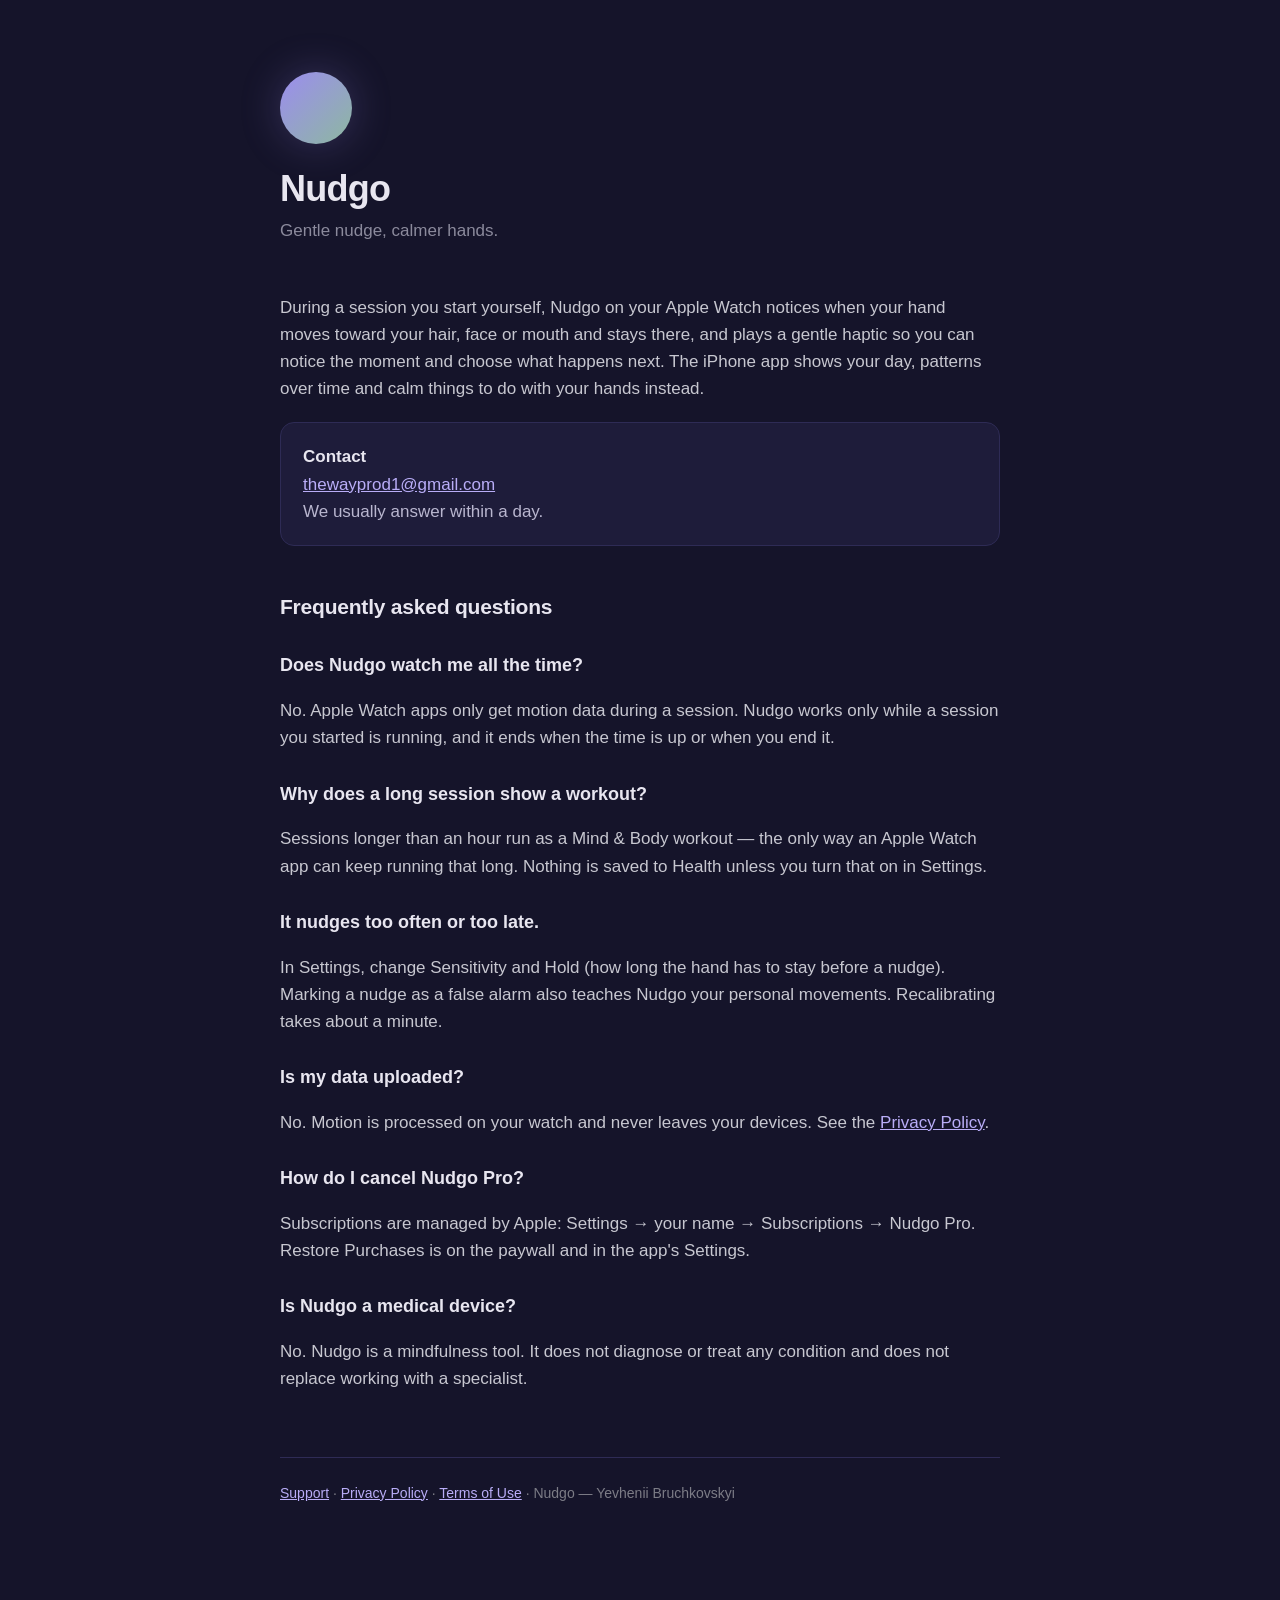
<file: index.html>
<!DOCTYPE html>
<html lang="en">
<head>
<meta charset="utf-8">
<meta name="viewport" content="width=device-width, initial-scale=1">
<title>Nudgo — Support</title>
<meta name="description" content="Support for Nudgo, a mindfulness app for Apple Watch that gives a gentle nudge when your hand drifts toward your hair, face or mouth.">
<link rel="stylesheet" href="style.css">
</head>
<body>
<div class="wrap">
  <header>
    <div class="logo"></div>
    <h1>Nudgo</h1>
    <p class="tag">Gentle nudge, calmer hands.</p>
  </header>

  <p>During a session you start yourself, Nudgo on your Apple Watch notices when your hand moves toward your hair, face or mouth and stays there, and plays a gentle haptic so you can notice the moment and choose what happens next. The iPhone app shows your day, patterns over time and calm things to do with your hands instead.</p>

  <div class="card">
    <b>Contact</b><br>
    <a href="mailto:thewayprod1@gmail.com">thewayprod1@gmail.com</a><br>
    <span style="color:#B9B6CF">We usually answer within a day.</span>
  </div>

  <h2>Frequently asked questions</h2>

  <h3>Does Nudgo watch me all the time?</h3>
  <p>No. Apple Watch apps only get motion data during a session. Nudgo works only while a session you started is running, and it ends when the time is up or when you end it.</p>

  <h3>Why does a long session show a workout?</h3>
  <p>Sessions longer than an hour run as a Mind &amp; Body workout — the only way an Apple Watch app can keep running that long. Nothing is saved to Health unless you turn that on in Settings.</p>

  <h3>It nudges too often or too late.</h3>
  <p>In Settings, change Sensitivity and Hold (how long the hand has to stay before a nudge). Marking a nudge as a false alarm also teaches Nudgo your personal movements. Recalibrating takes about a minute.</p>

  <h3>Is my data uploaded?</h3>
  <p>No. Motion is processed on your watch and never leaves your devices. See the <a href="privacy.html">Privacy Policy</a>.</p>

  <h3>How do I cancel Nudgo Pro?</h3>
  <p>Subscriptions are managed by Apple: Settings → your name → Subscriptions → Nudgo Pro. Restore Purchases is on the paywall and in the app's Settings.</p>

  <h3>Is Nudgo a medical device?</h3>
  <p>No. Nudgo is a mindfulness tool. It does not diagnose or treat any condition and does not replace working with a specialist.</p>

  <footer>
    <a href="index.html">Support</a> · <a href="privacy.html">Privacy Policy</a> · <a href="terms.html">Terms of Use</a> · Nudgo — Yevhenii Bruchkovskyi
  </footer>
</div>
</body>
</html>
</file>
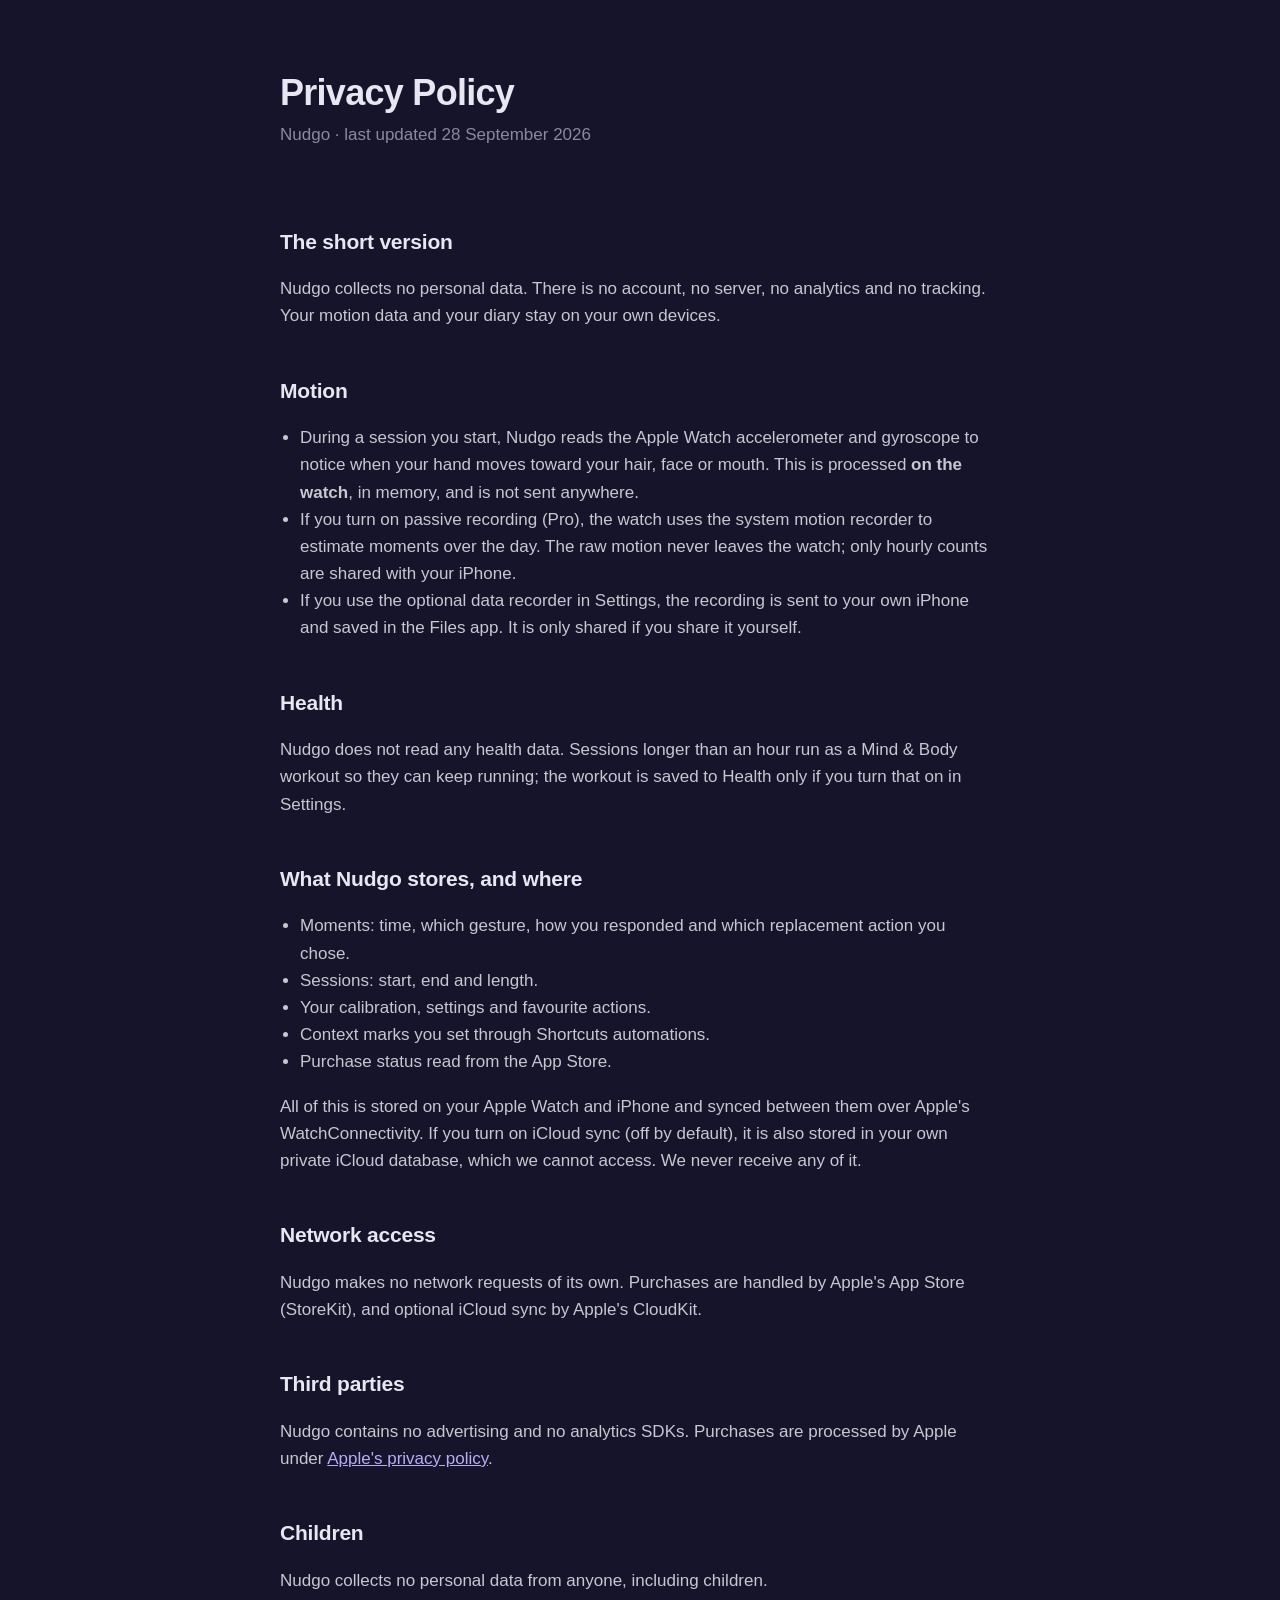
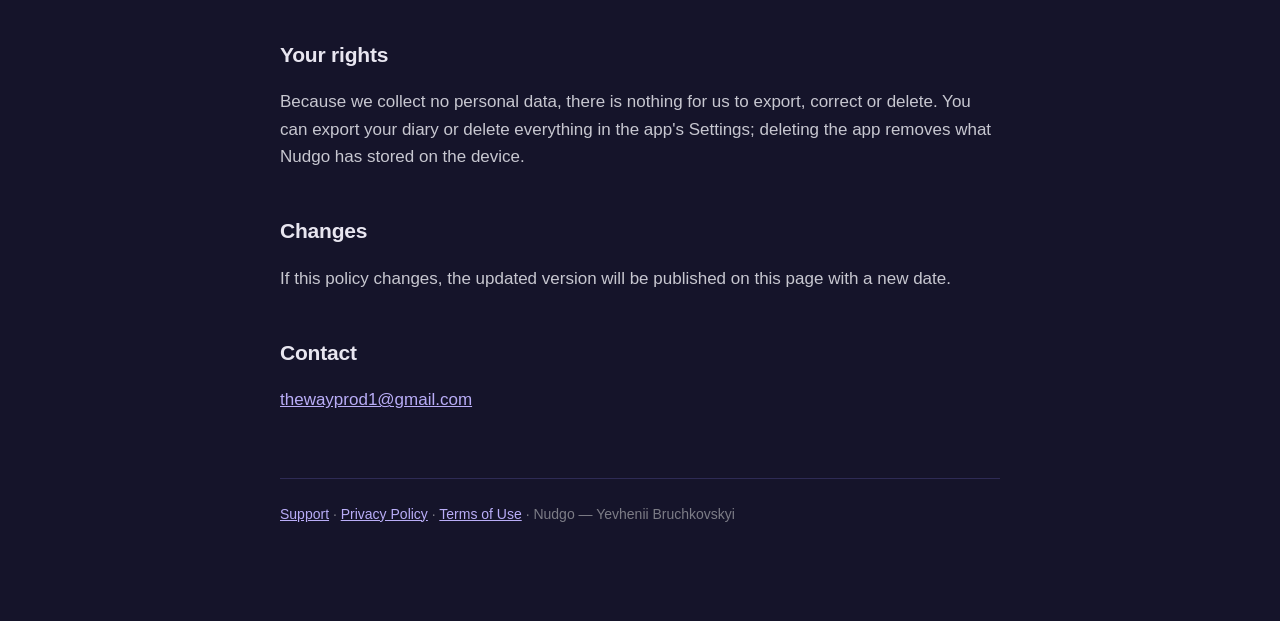
<file: privacy.html>
<!DOCTYPE html>
<html lang="en">
<head>
<meta charset="utf-8">
<meta name="viewport" content="width=device-width, initial-scale=1">
<title>Nudgo — Privacy Policy</title>
<meta name="description" content="Privacy policy for Nudgo. Motion is processed on your Apple Watch and never leaves your devices. No account, no analytics, no tracking.">
<link rel="stylesheet" href="style.css">
</head>
<body>
<div class="wrap">
  <header>
    <h1>Privacy Policy</h1>
    <p class="tag">Nudgo · last updated 28 September 2026</p>
  </header>

  <h2>The short version</h2>
  <p>Nudgo collects no personal data. There is no account, no server, no analytics and no tracking. Your motion data and your diary stay on your own devices.</p>

  <h2>Motion</h2>
  <ul>
    <li>During a session you start, Nudgo reads the Apple Watch accelerometer and gyroscope to notice when your hand moves toward your hair, face or mouth. This is processed <b>on the watch</b>, in memory, and is not sent anywhere.</li>
    <li>If you turn on passive recording (Pro), the watch uses the system motion recorder to estimate moments over the day. The raw motion never leaves the watch; only hourly counts are shared with your iPhone.</li>
    <li>If you use the optional data recorder in Settings, the recording is sent to your own iPhone and saved in the Files app. It is only shared if you share it yourself.</li>
  </ul>

  <h2>Health</h2>
  <p>Nudgo does not read any health data. Sessions longer than an hour run as a Mind &amp; Body workout so they can keep running; the workout is saved to Health only if you turn that on in Settings.</p>

  <h2>What Nudgo stores, and where</h2>
  <ul>
    <li>Moments: time, which gesture, how you responded and which replacement action you chose.</li>
    <li>Sessions: start, end and length.</li>
    <li>Your calibration, settings and favourite actions.</li>
    <li>Context marks you set through Shortcuts automations.</li>
    <li>Purchase status read from the App Store.</li>
  </ul>
  <p>All of this is stored on your Apple Watch and iPhone and synced between them over Apple's WatchConnectivity. If you turn on iCloud sync (off by default), it is also stored in your own private iCloud database, which we cannot access. We never receive any of it.</p>

  <h2>Network access</h2>
  <p>Nudgo makes no network requests of its own. Purchases are handled by Apple's App Store (StoreKit), and optional iCloud sync by Apple's CloudKit.</p>

  <h2>Third parties</h2>
  <p>Nudgo contains no advertising and no analytics SDKs. Purchases are processed by Apple under <a href="https://www.apple.com/legal/privacy/">Apple's privacy policy</a>.</p>

  <h2>Children</h2>
  <p>Nudgo collects no personal data from anyone, including children.</p>

  <h2>Your rights</h2>
  <p>Because we collect no personal data, there is nothing for us to export, correct or delete. You can export your diary or delete everything in the app's Settings; deleting the app removes what Nudgo has stored on the device.</p>

  <h2>Changes</h2>
  <p>If this policy changes, the updated version will be published on this page with a new date.</p>

  <h2>Contact</h2>
  <p><a href="mailto:thewayprod1@gmail.com">thewayprod1@gmail.com</a></p>

  <footer>
    <a href="index.html">Support</a> · <a href="privacy.html">Privacy Policy</a> · <a href="terms.html">Terms of Use</a> · Nudgo — Yevhenii Bruchkovskyi
  </footer>
</div>
</body>
</html>
</file>
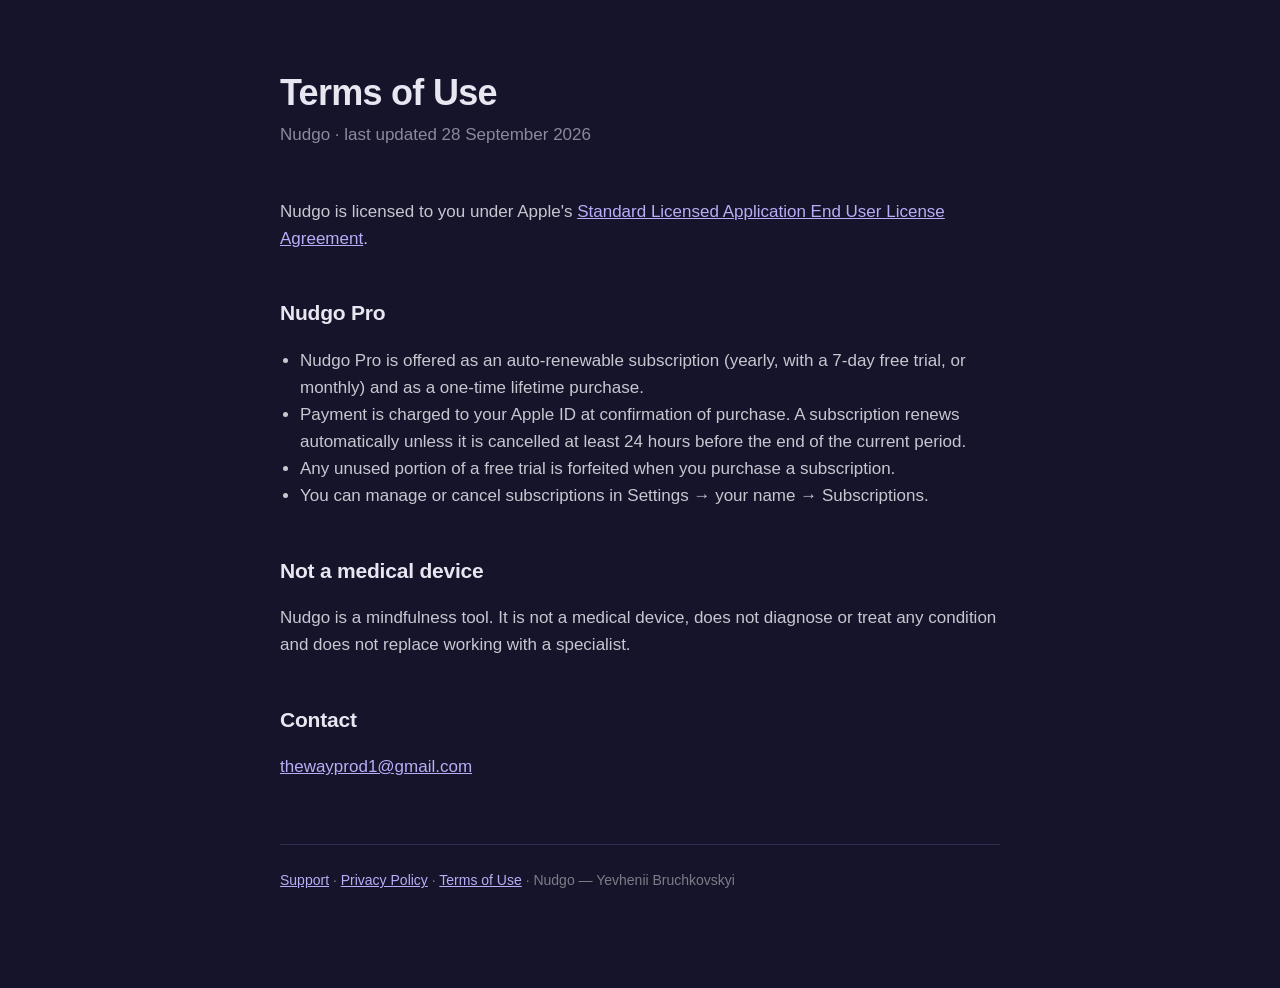
<file: terms.html>
<!DOCTYPE html>
<html lang="en">
<head>
<meta charset="utf-8">
<meta name="viewport" content="width=device-width, initial-scale=1">
<title>Nudgo — Terms of Use</title>
<meta name="description" content="Terms of use for Nudgo and Nudgo Pro subscriptions.">
<link rel="stylesheet" href="style.css">
</head>
<body>
<div class="wrap">
  <header>
    <h1>Terms of Use</h1>
    <p class="tag">Nudgo · last updated 28 September 2026</p>
  </header>

  <p>Nudgo is licensed to you under Apple's <a href="https://www.apple.com/legal/internet-services/itunes/dev/stdeula/">Standard Licensed Application End User License Agreement</a>.</p>

  <h2>Nudgo Pro</h2>
  <ul>
    <li>Nudgo Pro is offered as an auto-renewable subscription (yearly, with a 7-day free trial, or monthly) and as a one-time lifetime purchase.</li>
    <li>Payment is charged to your Apple ID at confirmation of purchase. A subscription renews automatically unless it is cancelled at least 24 hours before the end of the current period.</li>
    <li>Any unused portion of a free trial is forfeited when you purchase a subscription.</li>
    <li>You can manage or cancel subscriptions in Settings → your name → Subscriptions.</li>
  </ul>

  <h2>Not a medical device</h2>
  <p>Nudgo is a mindfulness tool. It is not a medical device, does not diagnose or treat any condition and does not replace working with a specialist.</p>

  <h2>Contact</h2>
  <p><a href="mailto:thewayprod1@gmail.com">thewayprod1@gmail.com</a></p>

  <footer>
    <a href="index.html">Support</a> · <a href="privacy.html">Privacy Policy</a> · <a href="terms.html">Terms of Use</a> · Nudgo — Yevhenii Bruchkovskyi
  </footer>
</div>
</body>
</html>
</file>
<file: style.css>
:root { color-scheme: dark; }
* { box-sizing: border-box; }
body { margin: 0; padding: 0 24px 96px; font: 17px/1.6 -apple-system, BlinkMacSystemFont, "Segoe UI", Roboto, Helvetica, Arial, sans-serif; background: #15142A; color: #E8E6F0; }
.wrap { max-width: 720px; margin: 0 auto; }
header { padding: 72px 0 32px; }
.logo { width: 72px; height: 72px; border-radius: 36px; background: linear-gradient(135deg, #9C8CF0, #8DB8A0); margin-bottom: 24px; box-shadow: 0 0 40px rgba(156,140,240,0.25); }
h1 { font-size: 36px; line-height: 1.15; margin: 0 0 8px; letter-spacing: -0.02em; }
.tag { color: #8B8A9C; margin: 0; }
h2 { font-size: 21px; margin: 44px 0 10px; letter-spacing: -0.01em; }
h3 { font-size: 18px; margin: 28px 0 6px; }
p, li { color: #C7C7D0; }
a { color: #B9ADF7; }
ul { padding-left: 20px; }
.card { border: 1px solid #2E2B55; border-radius: 14px; padding: 20px 22px; margin-top: 20px; background: #1E1C3A; }
footer { margin-top: 64px; padding-top: 24px; border-top: 1px solid #2E2B55; color: #7c7c86; font-size: 14px; }
</file>
